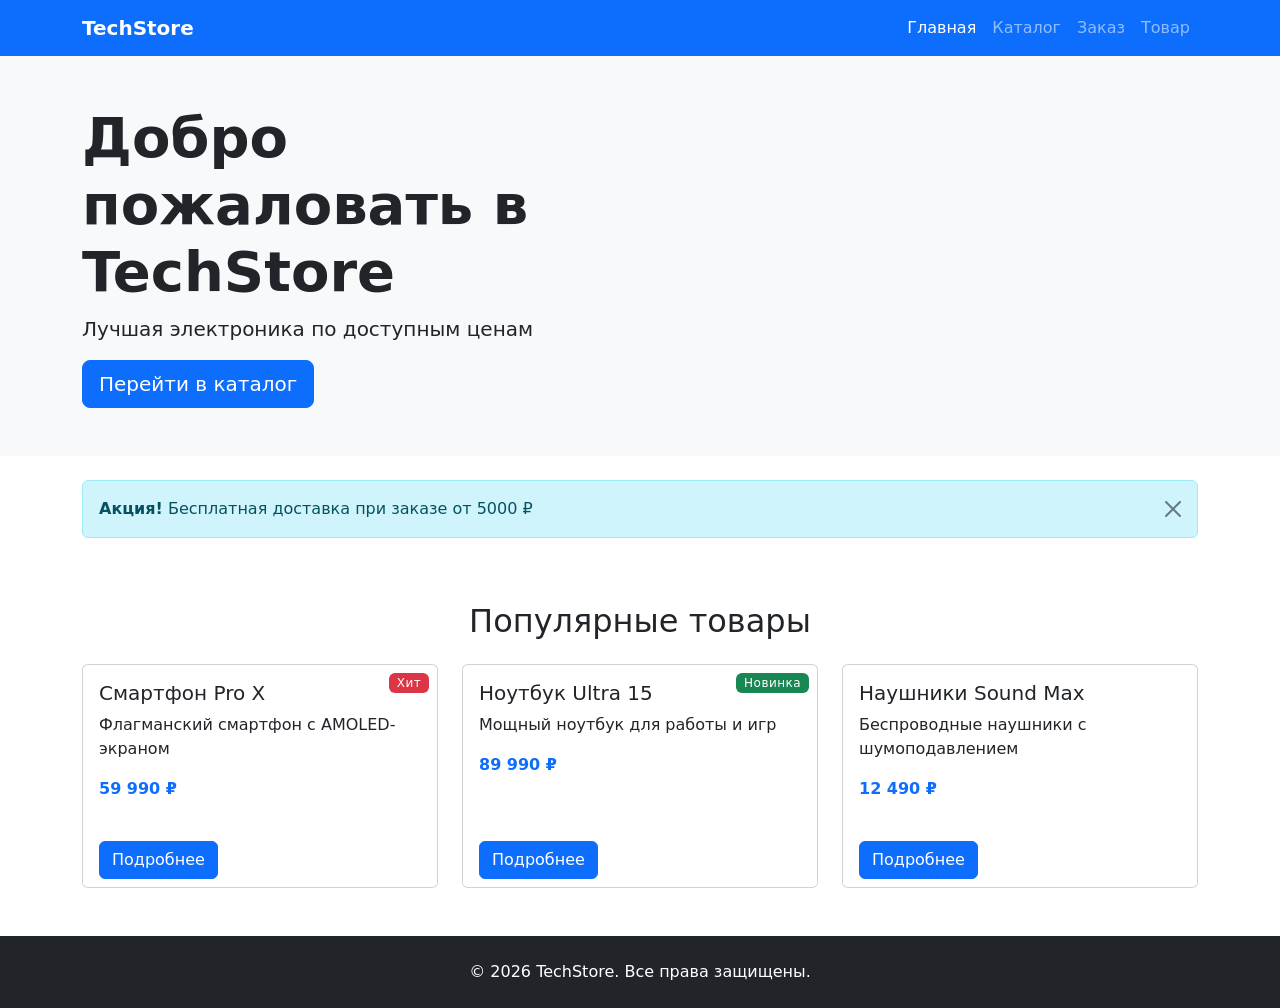
<file: index.html>
<!DOCTYPE html>
<html lang="ru">
<head>
  <meta charset="UTF-8">
  <meta name="viewport" content="width=device-width, initial-scale=1.0">
  <meta name="description" content="TechStore - магазин электроники">
  <title>TechStore - Главная</title>

  <link rel="stylesheet" href="vendor/bootstrap/css/bootstrap.min.css">

  <link rel="stylesheet" href="css/custom.css">
</head>
<body>

  <nav class="navbar navbar-expand-lg navbar-dark bg-primary">
    <div class="container">
      <a class="navbar-brand fw-bold" href="index.html">TechStore</a>
      <button class="navbar-toggler" type="button" data-bs-toggle="collapse" data-bs-target="#navbarNav">
        <span class="navbar-toggler-icon"></span>
      </button>
      <div class="collapse navbar-collapse" id="navbarNav">
        <ul class="navbar-nav ms-auto">
          <li class="nav-item">
            <a class="nav-link active" href="index.html">Главная</a>
          </li>
          <li class="nav-item">
            <a class="nav-link" href="catalog.html">Каталог</a>
          </li>
          <li class="nav-item">
            <a class="nav-link" href="order.html">Заказ</a>
          </li>
          <li class="nav-item">
            <a class="nav-link" href="product.html">Товар</a>
          </li>
        </ul>
      </div>
    </div>
  </nav>

  <header class="bg-light py-5">
    <div class="container">
      <div class="row align-items-center">
        <div class="col-lg-6">
          <h1 class="display-4 fw-bold">Добро пожаловать в TechStore</h1>
          <p class="lead">Лучшая электроника по доступным ценам</p>
          <a href="catalog.html" class="btn btn-primary btn-lg">Перейти в каталог</a>
        </div>
      </div>
    </div>
  </header>

  <div class="container mt-4">
    <div class="alert alert-info alert-dismissible fade show" role="alert">
      <strong>Акция!</strong> Бесплатная доставка при заказе от 5000 ₽
      <button type="button" class="btn-close" data-bs-dismiss="alert"></button>
    </div>
  </div>

  <section class="py-5">
    <div class="container">
      <h2 class="text-center mb-4">Популярные товары</h2>
      <div class="row g-4">
        <div class="col-md-4">
          <div class="card h-100">
            <span class="badge bg-danger position-absolute top-0 end-0 m-2">Хит</span>
            <div class="card-body">
              <h5 class="card-title">Смартфон Pro X</h5>
              <p class="card-text">Флагманский смартфон с AMOLED-экраном</p>
              <p class="fw-bold text-primary">59 990 ₽</p>
            </div>
            <div class="card-footer bg-white border-top-0">
              <a href="product.html" class="btn btn-primary">Подробнее</a>
            </div>
          </div>
        </div>

        <div class="col-md-4">
          <div class="card h-100">
            <span class="badge bg-success position-absolute top-0 end-0 m-2">Новинка</span>
            <div class="card-body">
              <h5 class="card-title">Ноутбук Ultra 15</h5>
              <p class="card-text">Мощный ноутбук для работы и игр</p>
              <p class="fw-bold text-primary">89 990 ₽</p>
            </div>
            <div class="card-footer bg-white border-top-0">
              <a href="product.html" class="btn btn-primary">Подробнее</a>
            </div>
          </div>
        </div>

        <div class="col-md-4">
          <div class="card h-100">
            <div class="card-body">
              <h5 class="card-title">Наушники Sound Max</h5>
              <p class="card-text">Беспроводные наушники с шумоподавлением</p>
              <p class="fw-bold text-primary">12 490 ₽</p>
            </div>
            <div class="card-footer bg-white border-top-0">
              <a href="product.html" class="btn btn-primary">Подробнее</a>
            </div>
          </div>
        </div>
      </div>
    </div>
  </section>

  <footer class="bg-dark text-white py-4 mt-auto">
    <div class="container text-center">
      <p class="mb-0">&copy; 2026 TechStore. Все права защищены.</p>
    </div>
  </footer>

  <script src="vendor/bootstrap/js/bootstrap.bundle.min.js"></script>
</body>
</html>
</file>
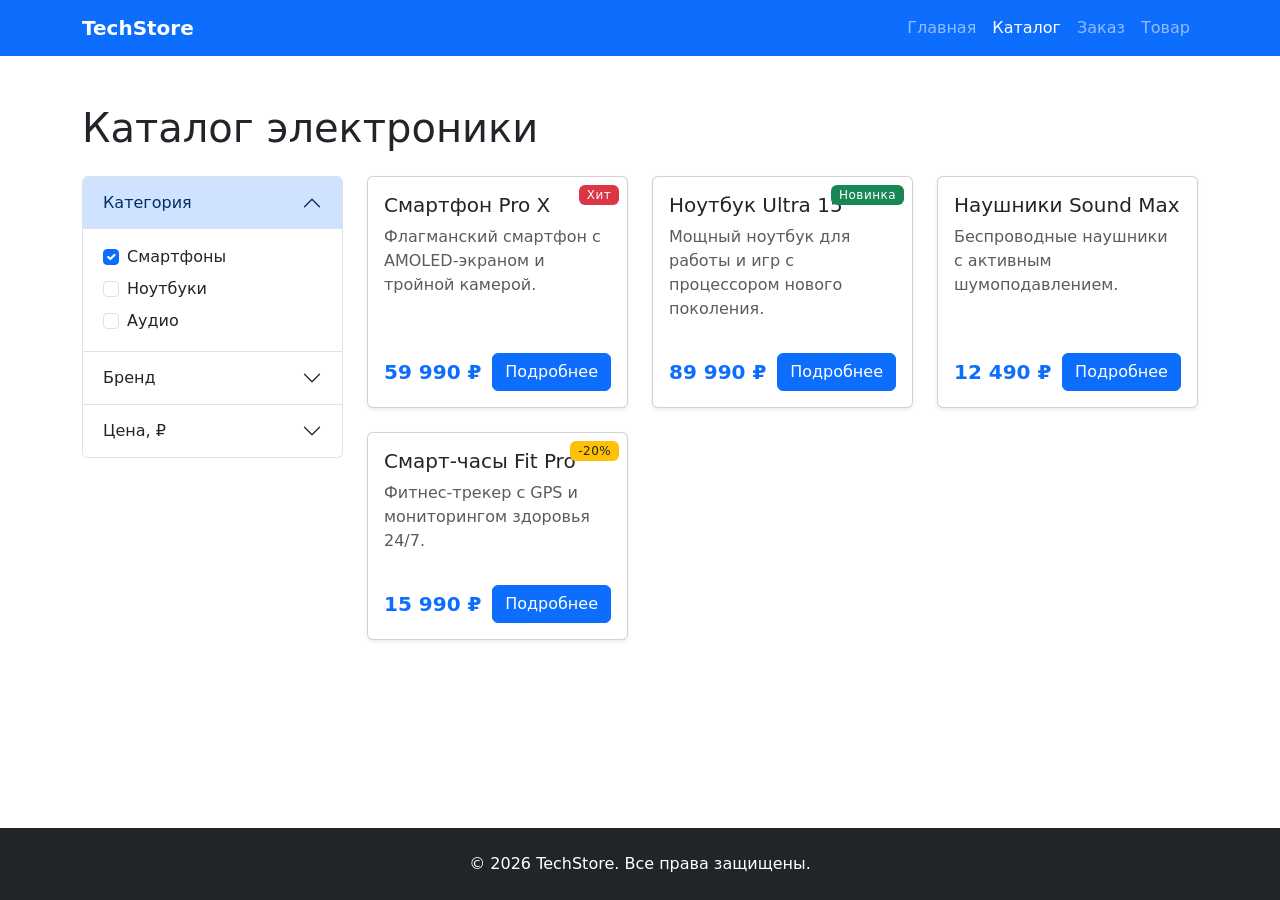
<file: catalog.html>
<!DOCTYPE html>
<html lang="ru">
<head>
  <meta charset="UTF-8">
  <meta name="viewport" content="width=device-width, initial-scale=1.0">
  <meta name="description" content="Каталог электроники TechStore">
  <title>Каталог — TechStore</title>

  <link rel="stylesheet" href="vendor/bootstrap/css/bootstrap.min.css">
  <link rel="stylesheet" href="css/custom.css">
</head>
<body>

  <nav class="navbar navbar-expand-lg navbar-dark bg-primary sticky-top">
    <div class="container">
      <a class="navbar-brand fw-bold" href="index.html">TechStore</a>
      <button class="navbar-toggler" type="button" data-bs-toggle="collapse" data-bs-target="#navbarNav">
        <span class="navbar-toggler-icon"></span>
      </button>
      <div class="collapse navbar-collapse" id="navbarNav">
        <ul class="navbar-nav ms-auto">
          <li class="nav-item">
            <a class="nav-link" href="index.html">Главная</a>
          </li>
          <li class="nav-item">
            <a class="nav-link active" href="catalog.html">Каталог</a>
          </li>
          <li class="nav-item">
            <a class="nav-link" href="order.html">Заказ</a>
          </li>
          <li class="nav-item">
            <a class="nav-link" href="product.html">Товар</a>
          </li>
        </ul>
      </div>
    </div>
  </nav>

  <main class="py-5">
    <div class="container">
      <h1 class="mb-4">Каталог электроники</h1>
      
      <div class="row g-4">

        <aside class="col-lg-3">
          <div class="accordion" id="filterAccordion">

            <div class="accordion-item">
              <h2 class="accordion-header">
                <button class="accordion-button" type="button" data-bs-toggle="collapse" data-bs-target="#collapseCategory">
                  Категория
                </button>
              </h2>
              <div id="collapseCategory" class="accordion-collapse collapse show" data-bs-parent="#filterAccordion">
                <div class="accordion-body">
                  <div class="form-check mb-2">
                    <input class="form-check-input" type="checkbox" id="catPhone" checked>
                    <label class="form-check-label" for="catPhone">Смартфоны</label>
                  </div>
                  <div class="form-check mb-2">
                    <input class="form-check-input" type="checkbox" id="catLaptop">
                    <label class="form-check-label" for="catLaptop">Ноутбуки</label>
                  </div>
                  <div class="form-check">
                    <input class="form-check-input" type="checkbox" id="catAudio">
                    <label class="form-check-label" for="catAudio">Аудио</label>
                  </div>
                </div>
              </div>
            </div>

            <div class="accordion-item">
              <h2 class="accordion-header">
                <button class="accordion-button collapsed" type="button" data-bs-toggle="collapse" data-bs-target="#collapseBrand">
                  Бренд
                </button>
              </h2>
              <div id="collapseBrand" class="accordion-collapse collapse" data-bs-parent="#filterAccordion">
                <div class="accordion-body">
                  <div class="form-check mb-2">
                    <input class="form-check-input" type="checkbox" id="brandApple">
                    <label class="form-check-label" for="brandApple">Apple</label>
                  </div>
                  <div class="form-check mb-2">
                    <input class="form-check-input" type="checkbox" id="brandSamsung">
                    <label class="form-check-label" for="brandSamsung">Samsung</label>
                  </div>
                  <div class="form-check">
                    <input class="form-check-input" type="checkbox" id="brandSony">
                    <label class="form-check-label" for="brandSony">Sony</label>
                  </div>
                </div>
              </div>
            </div>

            <div class="accordion-item">
              <h2 class="accordion-header">
                <button class="accordion-button collapsed" type="button" data-bs-toggle="collapse" data-bs-target="#collapsePrice">
                  Цена, ₽
                </button>
              </h2>
              <div id="collapsePrice" class="accordion-collapse collapse" data-bs-parent="#filterAccordion">
                <div class="accordion-body">
                  <div class="input-group mb-3">
                    <span class="input-group-text">От</span>
                    <input type="number" class="form-control" placeholder="0">
                  </div>
                  <div class="input-group">
                    <span class="input-group-text">До</span>
                    <input type="number" class="form-control" placeholder="100000">
                  </div>
                  <button class="btn btn-primary w-100 mt-3">Применить</button>
                </div>
              </div>
            </div>

          </div>
        </aside>

        <section class="col-lg-9">
          <div class="row g-4">

            <div class="col-12 col-md-6 col-xl-4">
              <div class="card h-100 shadow-sm">
                <span class="badge bg-danger position-absolute top-0 end-0 m-2">Хит</span>
                <div class="card-body d-flex flex-column">
                  <h5 class="card-title">Смартфон Pro X</h5>
                  <p class="card-text text-muted flex-grow-1">Флагманский смартфон с AMOLED-экраном и тройной камерой.</p>
                  <div class="d-flex justify-content-between align-items-center mt-3">
                    <span class="fw-bold text-primary fs-5">59 990 ₽</span>
                    <a href="product.html" class="btn btn-primary">Подробнее</a>
                  </div>
                </div>
              </div>
            </div>

            <div class="col-12 col-md-6 col-xl-4">
              <div class="card h-100 shadow-sm">
                <span class="badge bg-success position-absolute top-0 end-0 m-2">Новинка</span>
                <div class="card-body d-flex flex-column">
                  <h5 class="card-title">Ноутбук Ultra 15</h5>
                  <p class="card-text text-muted flex-grow-1">Мощный ноутбук для работы и игр с процессором нового поколения.</p>
                  <div class="d-flex justify-content-between align-items-center mt-3">
                    <span class="fw-bold text-primary fs-5">89 990 ₽</span>
                    <a href="product.html" class="btn btn-primary">Подробнее</a>
                  </div>
                </div>
              </div>
            </div>

            <div class="col-12 col-md-6 col-xl-4">
              <div class="card h-100 shadow-sm">
                <div class="card-body d-flex flex-column">
                  <h5 class="card-title">Наушники Sound Max</h5>
                  <p class="card-text text-muted flex-grow-1">Беспроводные наушники с активным шумоподавлением.</p>
                  <div class="d-flex justify-content-between align-items-center mt-3">
                    <span class="fw-bold text-primary fs-5">12 490 ₽</span>
                    <a href="product.html" class="btn btn-primary">Подробнее</a>
                  </div>
                </div>
              </div>
            </div>

            <div class="col-12 col-md-6 col-xl-4">
              <div class="card h-100 shadow-sm">
                <span class="badge bg-warning text-dark position-absolute top-0 end-0 m-2">-20%</span>
                <div class="card-body d-flex flex-column">
                  <h5 class="card-title">Смарт-часы Fit Pro</h5>
                  <p class="card-text text-muted flex-grow-1">Фитнес-трекер с GPS и мониторингом здоровья 24/7.</p>
                  <div class="d-flex justify-content-between align-items-center mt-3">
                    <span class="fw-bold text-primary fs-5">15 990 ₽</span>
                    <a href="product.html" class="btn btn-primary">Подробнее</a>
                  </div>
                </div>
              </div>
            </div>

          </div>
        </section>
      </div>
    </div>
  </main>

  <footer class="bg-dark text-white py-4 mt-auto">
    <div class="container text-center">
      <p class="mb-0">&copy; 2026 TechStore. Все права защищены.</p>
    </div>
  </footer>

  <script src="vendor/bootstrap/js/bootstrap.bundle.min.js"></script>
</body>
</html>
</file>
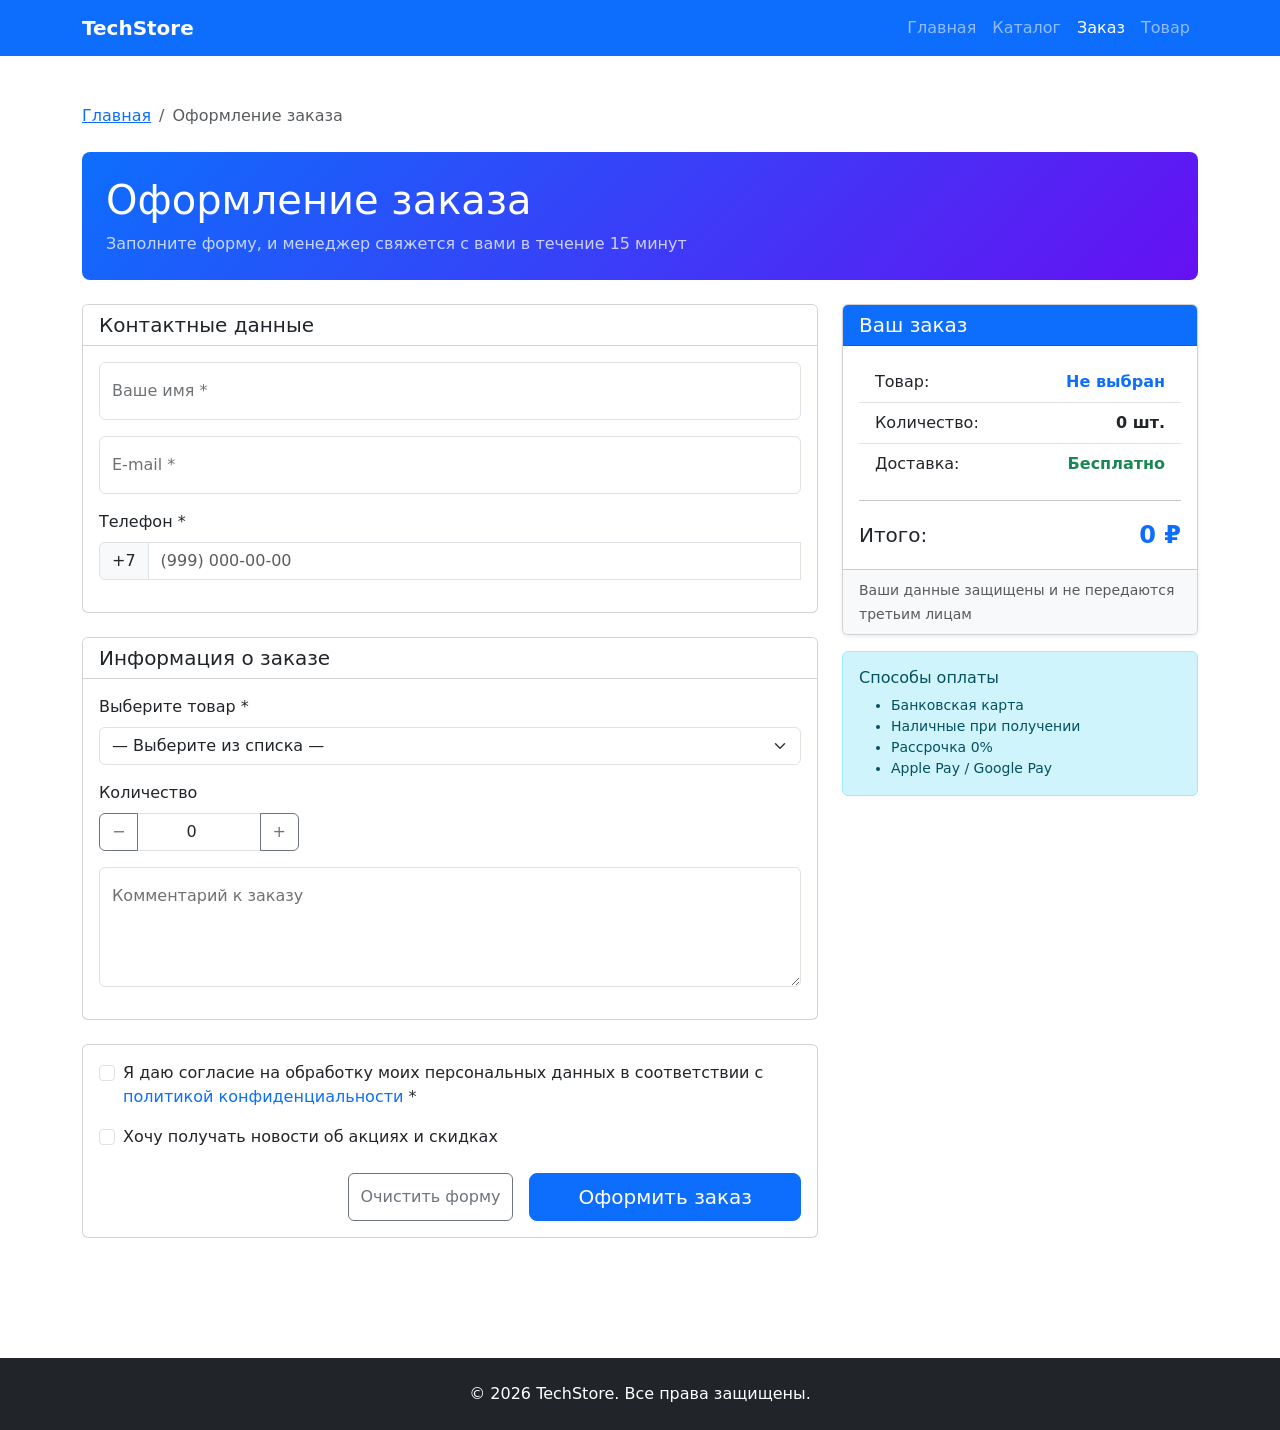
<file: order.html>
<!DOCTYPE html>
<html lang="ru">
<head>
  <meta charset="UTF-8">
  <meta name="viewport" content="width=device-width, initial-scale=1.0">
  <meta name="description" content="Оформление заказа в интернет-магазине TechStore">
  <title>Оформление заказа — TechStore</title>
  
  <link rel="stylesheet" href="vendor/bootstrap/css/bootstrap.min.css">
  <link rel="stylesheet" href="css/custom.css">
</head>
<body>

  <nav class="navbar navbar-expand-lg navbar-dark bg-primary sticky-top">
    <div class="container">
      <a class="navbar-brand fw-bold" href="index.html">TechStore</a>
      <button class="navbar-toggler" type="button" data-bs-toggle="collapse" data-bs-target="#navbarNav">
        <span class="navbar-toggler-icon"></span>
      </button>
      <div class="collapse navbar-collapse" id="navbarNav">
        <ul class="navbar-nav ms-auto">
          <li class="nav-item">
            <a class="nav-link" href="index.html">Главная</a>
          </li>
          <li class="nav-item">
            <a class="nav-link" href="catalog.html">Каталог</a>
          </li>
          <li class="nav-item">
            <a class="nav-link active" href="order.html">Заказ</a>
          </li>
          <li class="nav-item">
            <a class="nav-link" href="product.html">Товар</a>
          </li>
        </ul>
      </div>
    </div>
  </nav>

  <main class="py-5">
    <div class="container">
      <nav aria-label="breadcrumb" class="mb-4">
        <ol class="breadcrumb">
          <li class="breadcrumb-item"><a href="index.html">Главная</a></li>
          <li class="breadcrumb-item active" aria-current="page">Оформление заказа</li>
        </ol>
      </nav>

      <div class="order-header p-4 mb-4">
        <h1 class="mb-2">Оформление заказа</h1>
        <p class="mb-0 opacity-75">Заполните форму, и менеджер свяжется с вами в течение 15 минут</p>
      </div>

      <div class="row g-4">
        <div class="col-lg-8">
          <form id="orderForm" class="needs-validation" novalidate>
            
            <div class="card mb-4">
              <div class="card-header bg-white">
                <h3 class="mb-0 fs-5">Контактные данные</h3>
              </div>
              <div class="card-body">
                
                <div class="form-floating mb-3">
                  <input type="text" class="form-control" id="orderName" name="name" placeholder="Иван Иванов" required>
                  <label for="orderName">Ваше имя *</label>
                  <div class="invalid-feedback">Пожалуйста, укажите ваше имя.</div>
                </div>

                <div class="form-floating mb-3">
                  <input type="email" class="form-control" id="orderEmail" name="email" placeholder="example@mail.com" required>
                  <label for="orderEmail">E-mail *</label>
                  <div class="invalid-feedback">Укажите корректный e-mail.</div>
                </div>

                <div class="mb-3">
                  <label for="orderPhone" class="form-label">Телефон *</label>
                  <div class="input-group">
                    <span class="input-group-text">+7</span>
                    <input type="tel" class="form-control" id="orderPhone" name="phone" placeholder="(999) 000-00-00" required>
                    <div class="invalid-feedback">Укажите номер телефона.</div>
                  </div>
                </div>

              </div>
            </div>

            <div class="card mb-4">
              <div class="card-header bg-white">
                <h3 class="mb-0 fs-5"> Информация о заказе</h3>
              </div>
              <div class="card-body">
                
                <div class="mb-3">
                  <label for="orderProduct" class="form-label">Выберите товар *</label>
                  <select class="form-select" id="orderProduct" name="product" required>
                    <option value="" selected disabled>— Выберите из списка —</option>
                    <option value="smartphone">Смартфон Pro X — 59 990 ₽</option>
                    <option value="laptop">Ноутбук Ultra 15 — 89 990 ₽</option>
                    <option value="headphones">Наушники Sound Max — 12 490 ₽</option>
                    <option value="watch">Смарт-часы Fit Pro — 15 990 ₽</option>
                    <option value="tablet">Планшет Air Tab — 24 990 ₽</option>
                  </select>
                  <div class="invalid-feedback">Пожалуйста, выберите товар.</div>
                </div>
                <div class="mb-3">
                  <label for="orderQuantity" class="form-label">Количество</label>
                  <div class="input-group" style="max-width: 200px;">
                    <button type="button" class="btn btn-outline-secondary" id="qtyMinus">−</button>
                    <input type="number" class="form-control text-center" id="orderQuantity" name="quantity" value="0" min="0" max="10">
                    <button type="button" class="btn btn-outline-secondary" id="qtyPlus">+</button>
                  </div>
                </div>

                <div class="form-floating mb-3">
                  <textarea class="form-control" id="orderComment" name="comment" placeholder="Комментарий" style="height: 120px"></textarea>
                  <label for="orderComment">Комментарий к заказу</label>
                </div>

              </div>
            </div>

            <div class="card mb-4">
              <div class="card-body">

                <div class="form-check mb-3">
                  <input class="form-check-input" type="checkbox" id="orderConsent" name="consent" required>
                  <label class="form-check-label" for="orderConsent">
                    Я даю согласие на обработку моих персональных данных в соответствии с 
                    <a href="#" class="text-decoration-none">политикой конфиденциальности</a> *
                  </label>
                  <div class="invalid-feedback">Необходимо дать согласие на обработку данных.</div>
                </div>

                <div class="form-check mb-4">
                  <input class="form-check-input" type="checkbox" id="orderNewsletter" name="newsletter">
                  <label class="form-check-label" for="orderNewsletter">
                    Хочу получать новости об акциях и скидках
                  </label>
                </div>

                <div class="d-grid gap-2 d-md-flex justify-content-md-end">
                  <button type="reset" class="btn btn-outline-secondary me-md-2">Очистить форму</button>
                  <button type="submit" class="btn btn-primary btn-lg px-5">
                    Оформить заказ
                  </button>
                </div>

              </div>
            </div>

          </form>
        </div>

        <div class="col-lg-4">
          <div class="order-summary">
            <div class="card shadow-sm">
              <div class="card-header bg-primary text-white">
                <h3 class="mb-0 fs-5">Ваш заказ</h3>
              </div>
              <div class="card-body">
                <ul class="list-group list-group-flush mb-3">
                  <li class="list-group-item">
                    <span>Товар:</span>
                    <strong class="text-primary" id="summaryProduct">Не выбран</strong>
                  </li>
                  <li class="list-group-item">
                    <span>Количество:</span>
                    <strong id="summaryQuantity">0 шт.</strong>
                  </li>
                  <li class="list-group-item">
                    <span>Доставка:</span>
                    <strong class="text-success">Бесплатно</strong>
                  </li>
                </ul>
                <hr>
                <div class="d-flex justify-content-between align-items-center">
                  <span class="fs-5">Итого:</span>
                  <span class="fs-4 fw-bold text-primary" id="summaryTotal">0 ₽</span>
                </div>
              </div>
              <div class="card-footer bg-light">
                <small class="text-muted">
                 Ваши данные защищены и не передаются третьим лицам
                </small>
              </div>
            </div>

            <div class="alert alert-info mt-3" role="alert">
              <h6 class="alert-heading">Способы оплаты</h6>
              <ul class="mb-0 small">
                <li>Банковская карта</li>
                <li>Наличные при получении</li>
                <li>Рассрочка 0%</li>
                <li>Apple Pay / Google Pay</li>
              </ul>
            </div>
          </div>
        </div>
      </div>
    </div>
  </main>

  <div class="modal fade" id="confirmModal" tabindex="-1" aria-labelledby="confirmModalLabel" aria-hidden="true">
    <div class="modal-dialog modal-dialog-centered">
      <div class="modal-content">
        <div class="modal-header bg-success text-white">
          <h5 class="modal-title" id="confirmModalLabel">Заказ оформлен!</h5>
          <button type="button" class="btn-close btn-close-white" data-bs-dismiss="modal" aria-label="Закрыть"></button>
        </div>
        <div class="modal-body">
          <p>Спасибо за ваш заказ, <strong id="modalUserName">покупатель</strong>!</p>
          <p class="mb-0">Менеджер свяжется с вами по телефону <strong id="modalUserPhone"></strong> в течение 15 минут для подтверждения.</p>
        </div>
        <div class="modal-footer">
          <button type="button" class="btn btn-secondary" data-bs-dismiss="modal">Закрыть</button>
          <a href="catalog.html" class="btn btn-primary">Продолжить покупки</a>
        </div>
      </div>
    </div>
  </div>

  <div class="toast-container position-fixed bottom-0 end-0 p-3">
    <div id="successToast" class="toast" role="alert" aria-live="assertive" aria-atomic="true">
      <div class="toast-header bg-success text-white">
        <strong class="me-auto">TechStore</strong>
        <small>только что</small>
        <button type="button" class="btn-close btn-close-white" data-bs-dismiss="toast" aria-label="Закрыть"></button>
      </div>
      <div class="toast-body">
        Ваш заказ успешно оформлен! Проверьте почту.
      </div>
    </div>
  </div>

  <footer class="bg-dark text-white py-4 mt-5">
    <div class="container text-center">
      <p class="mb-0">&copy; 2026 TechStore. Все права защищены.</p>
    </div>
  </footer>

  <script src="vendor/bootstrap/js/bootstrap.bundle.min.js"></script>
  
  <script>
    const prices = {
      'smartphone': 59990,
      'laptop': 89990,
      'headphones': 12490,
      'watch': 15990,
      'tablet': 24990
    };

    const productNames = {
      'smartphone': 'Смартфон Pro X',
      'laptop': 'Ноутбук Ultra 15',
      'headphones': 'Наушники Sound Max',
      'watch': 'Смарт-часы Fit Pro',
      'tablet': 'Планшет Air Tab'
    };

    function updateSummary() {
      const product = document.getElementById('orderProduct').value;
      const quantity = parseInt(document.getElementById('orderQuantity').value) || 1;
      
      const summaryProduct = document.getElementById('summaryProduct');
      const summaryQuantity = document.getElementById('summaryQuantity');
      const summaryTotal = document.getElementById('summaryTotal');
      
      if (product && prices[product]) {
        summaryProduct.textContent = productNames[product];
        summaryQuantity.textContent = quantity + ' шт.';
        const total = prices[product] * quantity;
        summaryTotal.textContent = total.toLocaleString('ru-RU') + ' ₽';
      } else {
        summaryProduct.textContent = 'Не выбран';
        summaryQuantity.textContent = '0 шт.';
        summaryTotal.textContent = '0 ₽';
      }
    }

    document.getElementById('orderProduct').addEventListener('change', updateSummary);
    document.getElementById('orderQuantity').addEventListener('input', updateSummary);

    document.getElementById('qtyPlus').addEventListener('click', () => {
      const qty = document.getElementById('orderQuantity');
      if (parseInt(qty.value) < 10) {
        qty.value = parseInt(qty.value) + 1;
        updateSummary();
      }
    });

    document.getElementById('qtyMinus').addEventListener('click', () => {
      const qty = document.getElementById('orderQuantity');
      if (parseInt(qty.value) > 1) {
        qty.value = parseInt(qty.value) - 1;
        updateSummary();
      }
    });

    const form = document.getElementById('orderForm');
    form.addEventListener('submit', function(event) {
      event.preventDefault();
      event.stopPropagation();
      
      if (form.checkValidity()) {
        const toast = new bootstrap.Toast(document.getElementById('successToast'));
        toast.show();

        document.getElementById('modalUserName').textContent = document.getElementById('orderName').value;
        document.getElementById('modalUserPhone').textContent = '+7 ' + document.getElementById('orderPhone').value;
        
        const modal = new bootstrap.Modal(document.getElementById('confirmModal'));
        modal.show();
        
        form.classList.remove('was-validated');
      } else {
        form.classList.add('was-validated');
      }
    });
  </script>
</body>
</html>
</file>
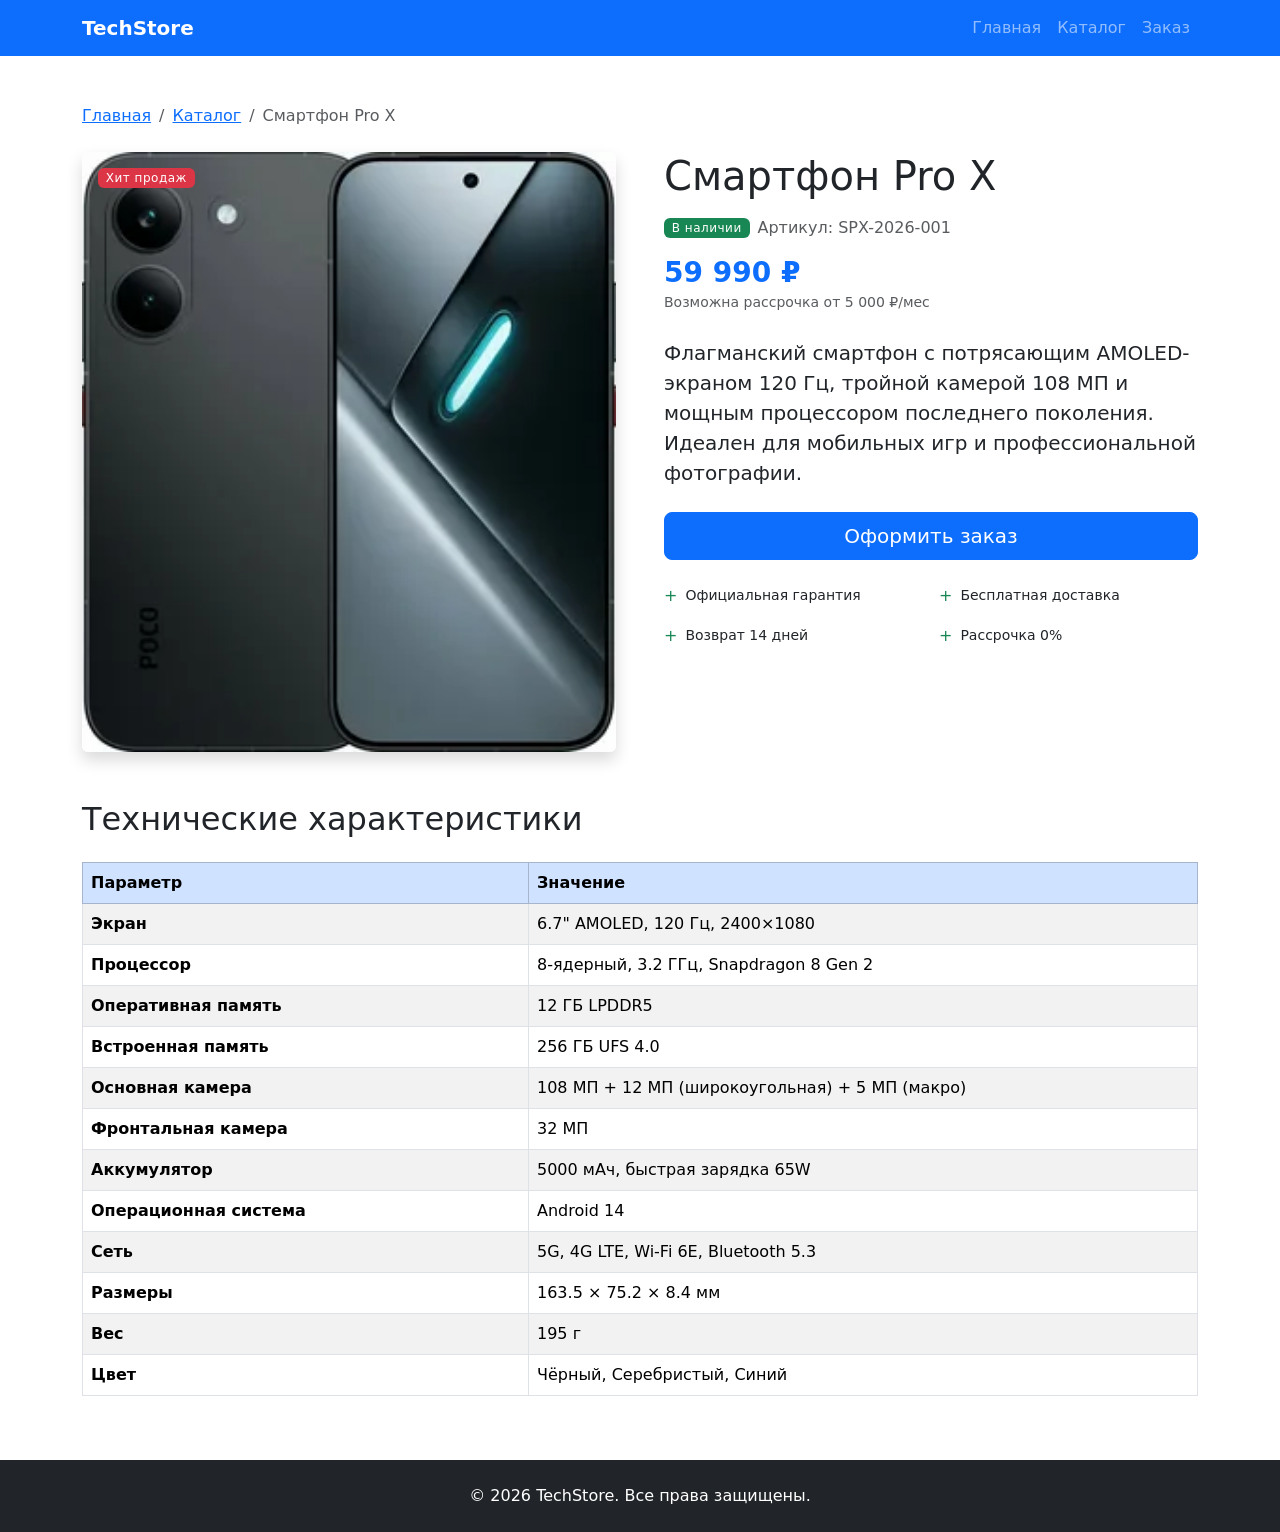
<file: product.html>
<!DOCTYPE html>
<html lang="ru">
<head>
  <meta charset="UTF-8">
  <meta name="viewport" content="width=device-width, initial-scale=1.0">
  <meta name="description" content="Смартфон Pro X - подробные характеристики и описание">
  <title>Смартфон Pro X — TechStore</title>
  
  <link rel="stylesheet" href="vendor/bootstrap/css/bootstrap.min.css">
  <link rel="stylesheet" href="css/custom.css">
</head>
<body class="d-flex flex-column min-vh-100">

  <nav class="navbar navbar-expand-lg navbar-dark bg-primary sticky-top">
    <div class="container">
      <a class="navbar-brand fw-bold" href="index.html">TechStore</a>
      <button class="navbar-toggler" type="button" data-bs-toggle="collapse" data-bs-target="#navbarNav">
        <span class="navbar-toggler-icon"></span>
      </button>
      <div class="collapse navbar-collapse" id="navbarNav">
        <ul class="navbar-nav ms-auto">
          <li class="nav-item">
            <a class="nav-link" href="index.html">Главная</a>
          </li>
          <li class="nav-item">
            <a class="nav-link" href="catalog.html">Каталог</a>
          </li>
          <li class="nav-item">
            <a class="nav-link" href="order.html">Заказ</a>
          </li>
        </ul>
      </div>
    </div>
  </nav>

  <main class="flex-grow-1 py-5">
    <div class="container">
      <nav aria-label="breadcrumb" class="mb-4">
        <ol class="breadcrumb">
          <li class="breadcrumb-item"><a href="index.html">Главная</a></li>
          <li class="breadcrumb-item"><a href="catalog.html">Каталог</a></li>
          <li class="breadcrumb-item active" aria-current="page">Смартфон Pro X</li>
        </ol>
      </nav>

      <div class="row g-5">
        <div class="col-lg-6">
          <div class="position-relative">
            <span class="badge bg-danger position-absolute top-0 start-0 m-3" style="z-index: 10;">Хит продаж</span>
            <img src="images/pro max.webp" 
                 class="img-fluid rounded shadow" 
                 alt="Смартфон Pro X"
                 style="width: 100%;">
          </div>
        </div>

        <div class="col-lg-6">
          <h1 class="mb-3">Смартфон Pro X</h1>
          
          <div class="d-flex align-items-center mb-3">
            <span class="badge bg-success me-2">В наличии</span>
            <span class="text-muted">Артикул: SPX-2026-001</span>
          </div>

          <div class="mb-4">
            <h2 class="text-primary fw-bold fs-3 mb-0">59 990 ₽</h2>
            <small class="text-muted">Возможна рассрочка от 5 000 ₽/мес</small>
          </div>

          <p class="lead mb-4">
            Флагманский смартфон с потрясающим AMOLED-экраном 120 Гц, 
            тройной камерой 108 МП и мощным процессором последнего поколения. 
            Идеален для мобильных игр и профессиональной фотографии.
          </p>

          <div class="d-grid gap-2 d-md-flex mb-4">
            <button class="btn btn-primary btn-lg flex-grow-1" data-bs-toggle="modal" data-bs-target="#orderModal">
              Оформить заказ
            </button>
          </div>

          <div class="row g-3 mb-4">
            <div class="col-6">
              <div class="d-flex align-items-center">
                <span class="text-success me-2">+</span>
                <small>Официальная гарантия</small>
              </div>
            </div>
            <div class="col-6">
              <div class="d-flex align-items-center">
                <span class="text-success me-2">+</span>
                <small>Бесплатная доставка</small>
              </div>
            </div>
            <div class="col-6">
              <div class="d-flex align-items-center">
                <span class="text-success me-2">+</span>
                <small>Возврат 14 дней</small>
              </div>
            </div>
            <div class="col-6">
              <div class="d-flex align-items-center">
                <span class="text-success me-2">+</span>
                <small>Рассрочка 0%</small>
              </div>
            </div>
          </div>
        </div>
      </div>

      <div class="row mt-5">
        <div class="col-12">
          <h2 class="mb-4">Технические характеристики</h2>
          <div class="table-responsive">
            <table class="table table-striped table-hover table-bordered">
              <thead class="table-primary">
                <tr>
                  <th scope="col" style="width: 40%;">Параметр</th>
                  <th scope="col">Значение</th>
                </tr>
              </thead>
              <tbody>
                <tr>
                  <th scope="row">Экран</th>
                  <td>6.7" AMOLED, 120 Гц, 2400×1080</td>
                </tr>
                <tr>
                  <th scope="row">Процессор</th>
                  <td>8-ядерный, 3.2 ГГц, Snapdragon 8 Gen 2</td>
                </tr>
                <tr>
                  <th scope="row">Оперативная память</th>
                  <td>12 ГБ LPDDR5</td>
                </tr>
                <tr>
                  <th scope="row">Встроенная память</th>
                  <td>256 ГБ UFS 4.0</td>
                </tr>
                <tr>
                  <th scope="row">Основная камера</th>
                  <td>108 МП + 12 МП (широкоугольная) + 5 МП (макро)</td>
                </tr>
                <tr>
                  <th scope="row">Фронтальная камера</th>
                  <td>32 МП</td>
                </tr>
                <tr>
                  <th scope="row">Аккумулятор</th>
                  <td>5000 мАч, быстрая зарядка 65W</td>
                </tr>
                <tr>
                  <th scope="row">Операционная система</th>
                  <td>Android 14</td>
                </tr>
                <tr>
                  <th scope="row">Сеть</th>
                  <td>5G, 4G LTE, Wi-Fi 6E, Bluetooth 5.3</td>
                </tr>
                <tr>
                  <th scope="row">Размеры</th>
                  <td>163.5 × 75.2 × 8.4 мм</td>
                </tr>
                <tr>
                  <th scope="row">Вес</th>
                  <td>195 г</td>
                </tr>
                <tr>
                  <th scope="row">Цвет</th>
                  <td>Чёрный, Серебристый, Синий</td>
                </tr>
              </tbody>
            </table>
          </div>
        </div>
      </div>
    </div>
  </main>

  <div class="modal fade" id="orderModal" tabindex="-1" aria-labelledby="orderModalLabel" aria-hidden="true">
    <div class="modal-dialog modal-dialog-centered">
      <div class="modal-content">
        <div class="modal-header">
          <h5 class="modal-title" id="orderModalLabel">Оформление заказа</h5>
          <button type="button" class="btn-close" data-bs-dismiss="modal" aria-label="Закрыть"></button>
        </div>
        <div class="modal-body">
          <p>Вы выбрали: <strong>Смартфон Pro X</strong></p>
          <p class="text-primary fw-bold fs-5">59 990 ₽</p>
          
          <form>
            <div class="mb-3">
              <label for="modalName" class="form-label">Ваше имя</label>
              <input type="text" class="form-control" id="modalName" required>
            </div>
            <div class="mb-3">
              <label for="modalPhone" class="form-label">Телефон</label>
              <input type="tel" class="form-control" id="modalPhone" required>
            </div>
            <div class="mb-3">
              <label for="modalEmail" class="form-label">E-mail</label>
              <input type="email" class="form-control" id="modalEmail" required>
            </div>
            <div class="form-check mb-3">
              <input class="form-check-input" type="checkbox" id="modalConsent" required>
              <label class="form-check-label" for="modalConsent">
                Согласен на обработку персональных данных
              </label>
            </div>
          </form>
        </div>
        <div class="modal-footer">
          <button type="button" class="btn btn-secondary" data-bs-dismiss="modal">Отмена</button>
          <button type="button" class="btn btn-primary">Отправить заявку</button>
        </div>
      </div>
    </div>
  </div>

  <footer class="bg-dark text-white py-4 mt-auto">
    <div class="container text-center">
      <p class="mb-0">&copy; 2026 TechStore. Все права защищены.</p>
    </div>
  </footer>

  <script src="vendor/bootstrap/js/bootstrap.bundle.min.js"></script>
</body>
</html>
</file>
<file: css/custom.css>
/* ========================================
   1. ОБЩИЕ СТИЛИ: ПРИЖАТИЕ FOOTER К НИЗУ
   ======================================== */
html {
  scroll-behavior: smooth; /* Плавная прокрутка к якорям */
}

body {
  display: flex;
  flex-direction: column;
  min-height: 100vh; /* Минимальная высота = 100% высоты экрана */
}

main {
  flex-grow: 1; /* Растягивает main, толкая footer вниз */
}

/* ========================================
   2. СТРАНИЦА ТОВАРА: ИЗОБРАЖЕНИЕ
   ======================================== */
.product-image {
  max-width: 400px;       /* Не шире 400px на больших экранах */
  width: 100%;            /* На мобильных занимает всю доступную ширину */
  max-height: 400px;      /* Не выше 400px */
  height: auto;           /* Высота подстраивается автоматически, сохраняя пропорции */
  object-fit: contain;    /* Гарантирует, что картинка не обрежется и не исказится */
  display: block;         /* Убирает лишний отступ снизу, который бывает у inline-элементов */
}
/* ========================================
   3. УЛУЧШЕНИЕ КОМПОНЕНТОВ BOOTSTRAP
   ======================================== */
/* Плавная анимация при наведении на карточки товаров */
.card {
  transition: transform 0.2s ease, box-shadow 0.2s ease;
}

.card:hover {
  transform: translateY(-5px);
  box-shadow: 0 0.5rem 1rem rgba(0, 0, 0, 0.15) !important;
}

/* Делаем бейдж (badge) чуть более читаемым */
.badge {
  font-weight: 500;
  letter-spacing: 0.5px;
}

/* Фирменный градиент для hero-блока (используется на главной) */
.hero-section {
  background: linear-gradient(135deg, #0d6efd 0%, #0a58ca 100%);
  color: white;
}

/* ========================================
   4. СТРАНИЦА ЗАКАЗА (order.html)
   ======================================== */
/* Сводка заказа: липкий блок справа */
.order-summary {
  position: sticky;
  top: 90px; /* Отступ сверху с учетом высоты navbar (sticky-top) */
}

.order-summary .list-group-item {
  display: flex;
  justify-content: space-between;
  align-items: center;
}

/* Кастомный градиент для шапки формы заказа */
.order-header {
  background: linear-gradient(135deg, #0d6efd 0%, #6610f2 100%);
  color: white;
  border-radius: 0.5rem;
}

/* ========================================
   5. АНИМАЦИИ И ВАЛИДАЦИЯ ФОРМ
   ======================================== */
/* Анимация появления toast-уведомления */
.toast.show {
  animation: slideIn 0.3s ease-out;
}

@keyframes slideIn {
  from {
    transform: translateX(100%);
    opacity: 0;
  }
  to {
    transform: translateX(0);
    opacity: 1;
  }
}

/* Усиление стандартных стилей валидации Bootstrap */
.form-control.is-valid,
.form-select.is-valid {
  border-color: #198754;
  background-image: url("data:image/svg+xml,%3csvg xmlns='http://www.w3.org/2000/svg' viewBox='0 0 8 8'%3e%3cpath fill='%23198754' d='M2.3 6.73L.6 4.53c-.4-1.04.46-1.4 1.1-.8l1.1 1.4 3.4-3.8c.6-.63 1.6-.27 1.2.7l-4 4.6c-.43.5-.8.4-1.1.1z'/%3e%3c/svg%3e");
}

.form-control.is-invalid,
.form-select.is-invalid {
  border-color: #dc3545;
}
</file>
